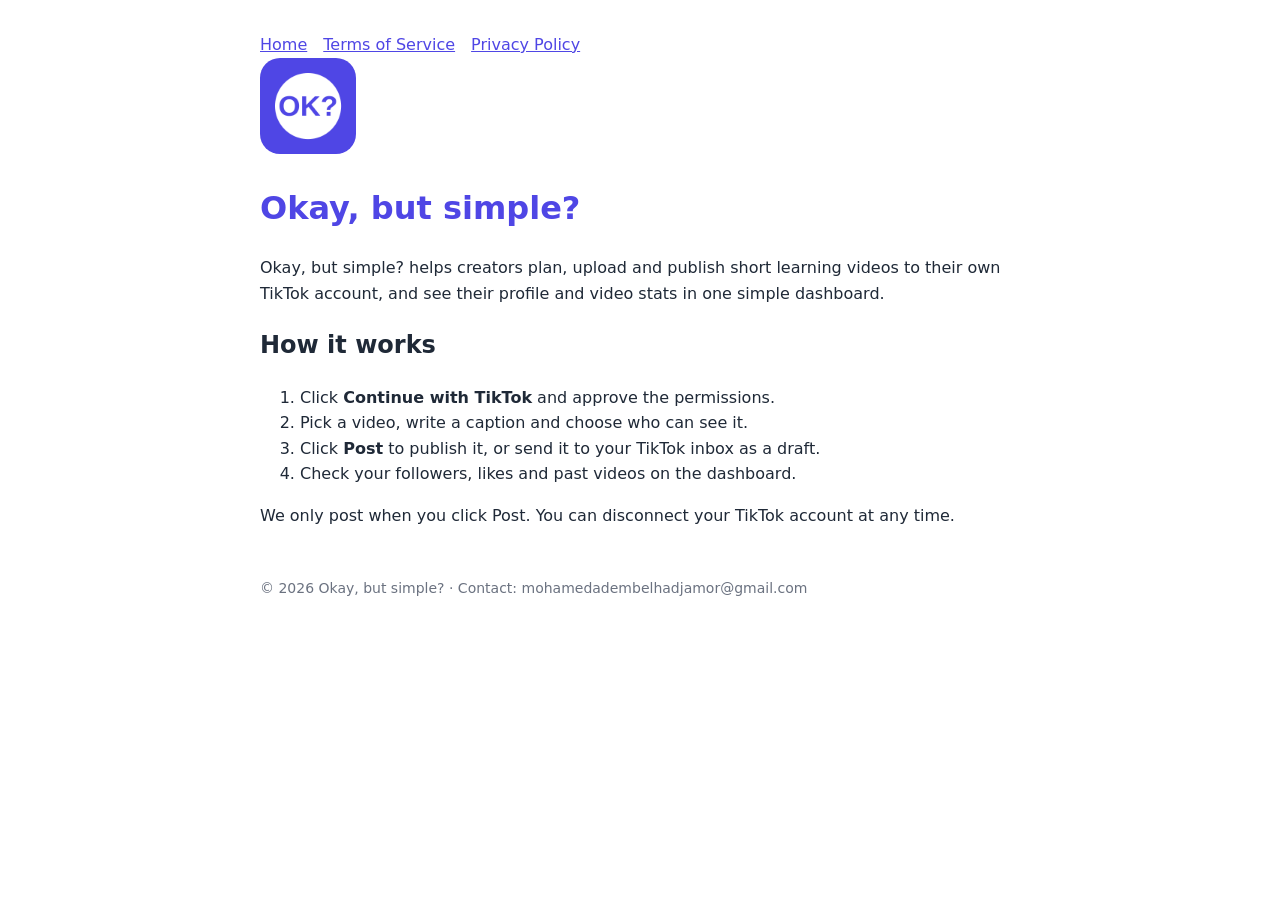
<file: index.html>
<!doctype html><html lang="en"><head><meta charset="utf-8"><meta name="viewport" content="width=device-width,initial-scale=1"><title>Okay, but simple?</title><link rel="stylesheet" href="style.css"></head><body>
<nav><a href="./">Home</a><a href="terms.html">Terms of Service</a><a href="privacy.html">Privacy Policy</a></nav>
<img class="logo" src="icon.png" alt="Okay, but simple? logo">
<h1>Okay, but simple?</h1>
<p>Okay, but simple? helps creators plan, upload and publish short learning videos to their own TikTok account, and see their profile and video stats in one simple dashboard.</p>
<h2>How it works</h2>
<ol><li>Click <strong>Continue with TikTok</strong> and approve the permissions.</li><li>Pick a video, write a caption and choose who can see it.</li><li>Click <strong>Post</strong> to publish it, or send it to your TikTok inbox as a draft.</li><li>Check your followers, likes and past videos on the dashboard.</li></ol>
<p>We only post when you click Post. You can disconnect your TikTok account at any time.</p>
<footer>&copy; 2026 Okay, but simple? &middot; Contact: mohamedadembelhadjamor@gmail.com</footer>
</body></html>
</file>
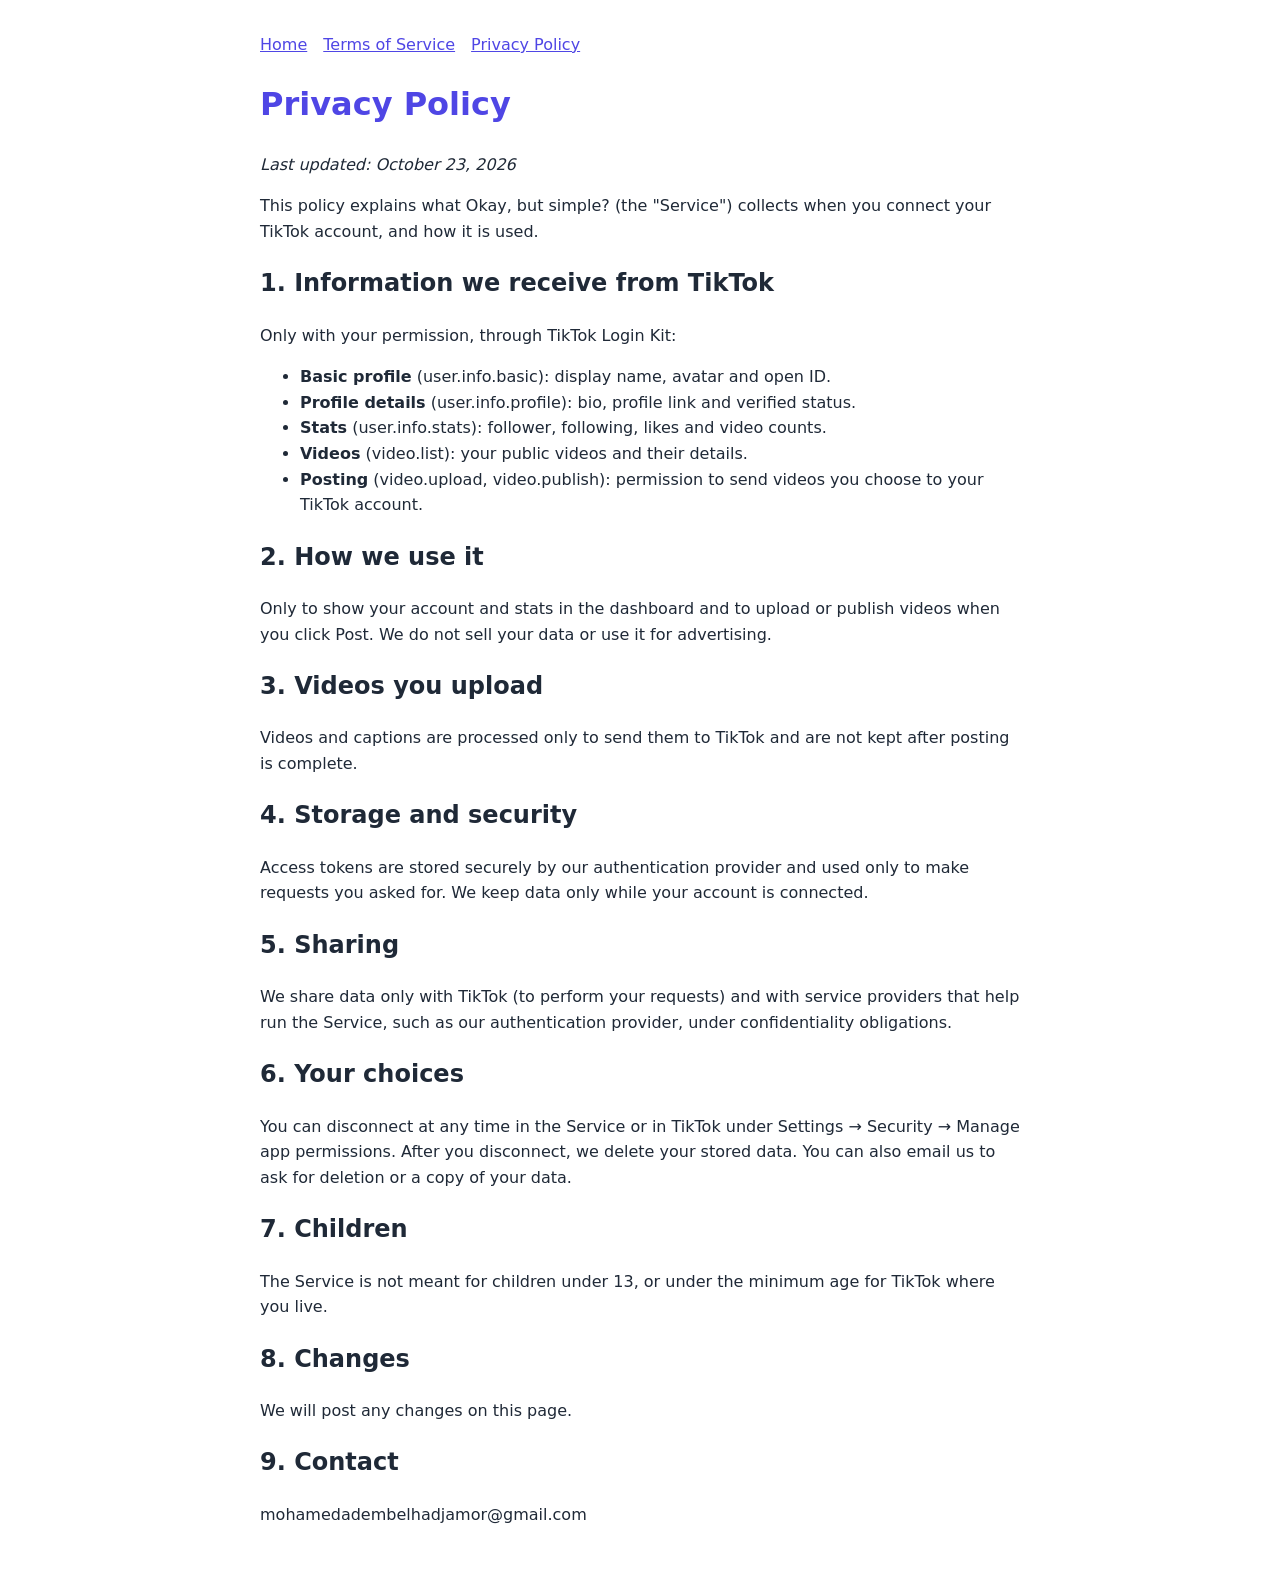
<file: privacy.html>
<!doctype html><html lang="en"><head><meta charset="utf-8"><meta name="viewport" content="width=device-width,initial-scale=1"><title>Privacy Policy</title><link rel="stylesheet" href="style.css"></head><body>
<nav><a href="./">Home</a><a href="terms.html">Terms of Service</a><a href="privacy.html">Privacy Policy</a></nav>
<h1>Privacy Policy</h1><p><em>Last updated: October 23, 2026</em></p>
<p>This policy explains what Okay, but simple? (the "Service") collects when you connect your TikTok account, and how it is used.</p>
<h2>1. Information we receive from TikTok</h2><p>Only with your permission, through TikTok Login Kit:</p>
<ul><li><strong>Basic profile</strong> (user.info.basic): display name, avatar and open ID.</li><li><strong>Profile details</strong> (user.info.profile): bio, profile link and verified status.</li><li><strong>Stats</strong> (user.info.stats): follower, following, likes and video counts.</li><li><strong>Videos</strong> (video.list): your public videos and their details.</li><li><strong>Posting</strong> (video.upload, video.publish): permission to send videos you choose to your TikTok account.</li></ul>
<h2>2. How we use it</h2><p>Only to show your account and stats in the dashboard and to upload or publish videos when you click Post. We do not sell your data or use it for advertising.</p>
<h2>3. Videos you upload</h2><p>Videos and captions are processed only to send them to TikTok and are not kept after posting is complete.</p>
<h2>4. Storage and security</h2><p>Access tokens are stored securely by our authentication provider and used only to make requests you asked for. We keep data only while your account is connected.</p>
<h2>5. Sharing</h2><p>We share data only with TikTok (to perform your requests) and with service providers that help run the Service, such as our authentication provider, under confidentiality obligations.</p>
<h2>6. Your choices</h2><p>You can disconnect at any time in the Service or in TikTok under Settings &rarr; Security &rarr; Manage app permissions. After you disconnect, we delete your stored data. You can also email us to ask for deletion or a copy of your data.</p>
<h2>7. Children</h2><p>The Service is not meant for children under 13, or under the minimum age for TikTok where you live.</p>
<h2>8. Changes</h2><p>We will post any changes on this page.</p>
<h2>9. Contact</h2><p>mohamedadembelhadjamor@gmail.com</p>
</body></html>
</file>
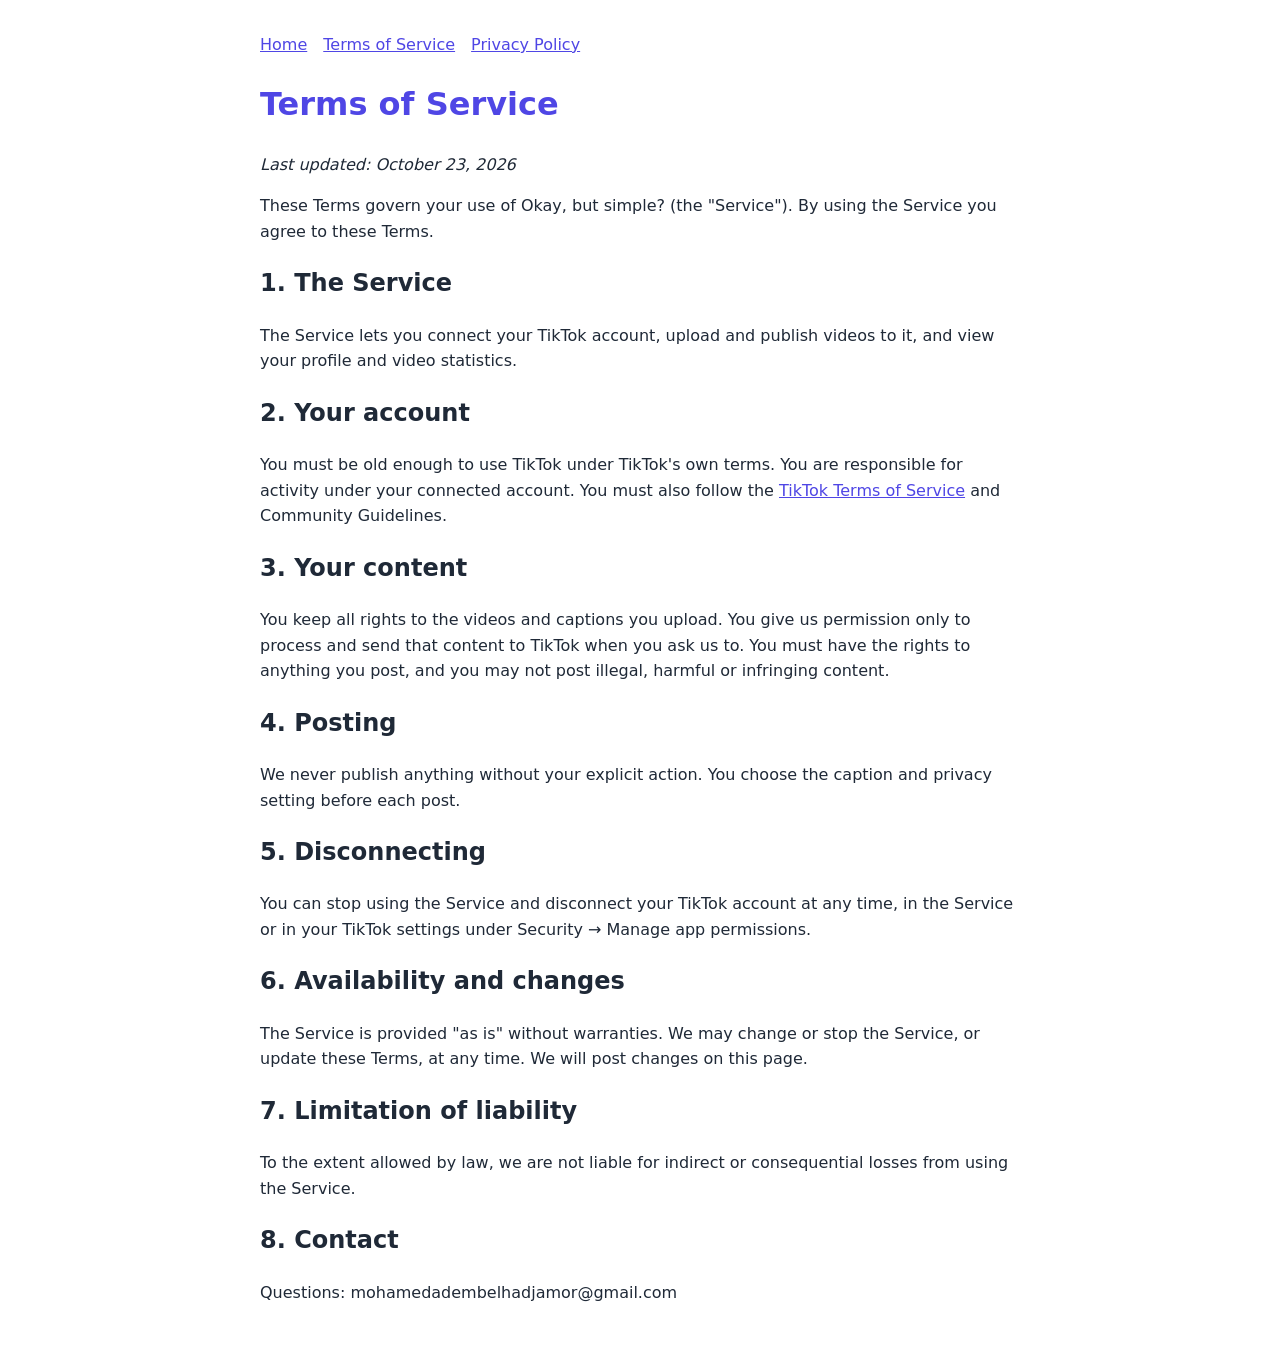
<file: terms.html>
<!doctype html><html lang="en"><head><meta charset="utf-8"><meta name="viewport" content="width=device-width,initial-scale=1"><title>Terms of Service</title><link rel="stylesheet" href="style.css"></head><body>
<nav><a href="./">Home</a><a href="terms.html">Terms of Service</a><a href="privacy.html">Privacy Policy</a></nav>
<h1>Terms of Service</h1><p><em>Last updated: October 23, 2026</em></p>
<p>These Terms govern your use of Okay, but simple? (the "Service"). By using the Service you agree to these Terms.</p>
<h2>1. The Service</h2><p>The Service lets you connect your TikTok account, upload and publish videos to it, and view your profile and video statistics.</p>
<h2>2. Your account</h2><p>You must be old enough to use TikTok under TikTok's own terms. You are responsible for activity under your connected account. You must also follow the <a href="https://www.tiktok.com/legal/terms-of-service">TikTok Terms of Service</a> and Community Guidelines.</p>
<h2>3. Your content</h2><p>You keep all rights to the videos and captions you upload. You give us permission only to process and send that content to TikTok when you ask us to. You must have the rights to anything you post, and you may not post illegal, harmful or infringing content.</p>
<h2>4. Posting</h2><p>We never publish anything without your explicit action. You choose the caption and privacy setting before each post.</p>
<h2>5. Disconnecting</h2><p>You can stop using the Service and disconnect your TikTok account at any time, in the Service or in your TikTok settings under Security &rarr; Manage app permissions.</p>
<h2>6. Availability and changes</h2><p>The Service is provided "as is" without warranties. We may change or stop the Service, or update these Terms, at any time. We will post changes on this page.</p>
<h2>7. Limitation of liability</h2><p>To the extent allowed by law, we are not liable for indirect or consequential losses from using the Service.</p>
<h2>8. Contact</h2><p>Questions: mohamedadembelhadjamor@gmail.com</p>
</body></html>
</file>
<file: style.css>
body{font-family:system-ui,-apple-system,Segoe UI,Roboto,sans-serif;max-width:760px;margin:0 auto;padding:32px 16px;line-height:1.6;color:#1f2937;background:#fff}
h1{color:#4F46E5}a{color:#4F46E5}nav a{margin-right:16px}footer{margin-top:48px;font-size:14px;color:#6b7280}
img.logo{width:96px;height:96px;border-radius:20px}
</file>
